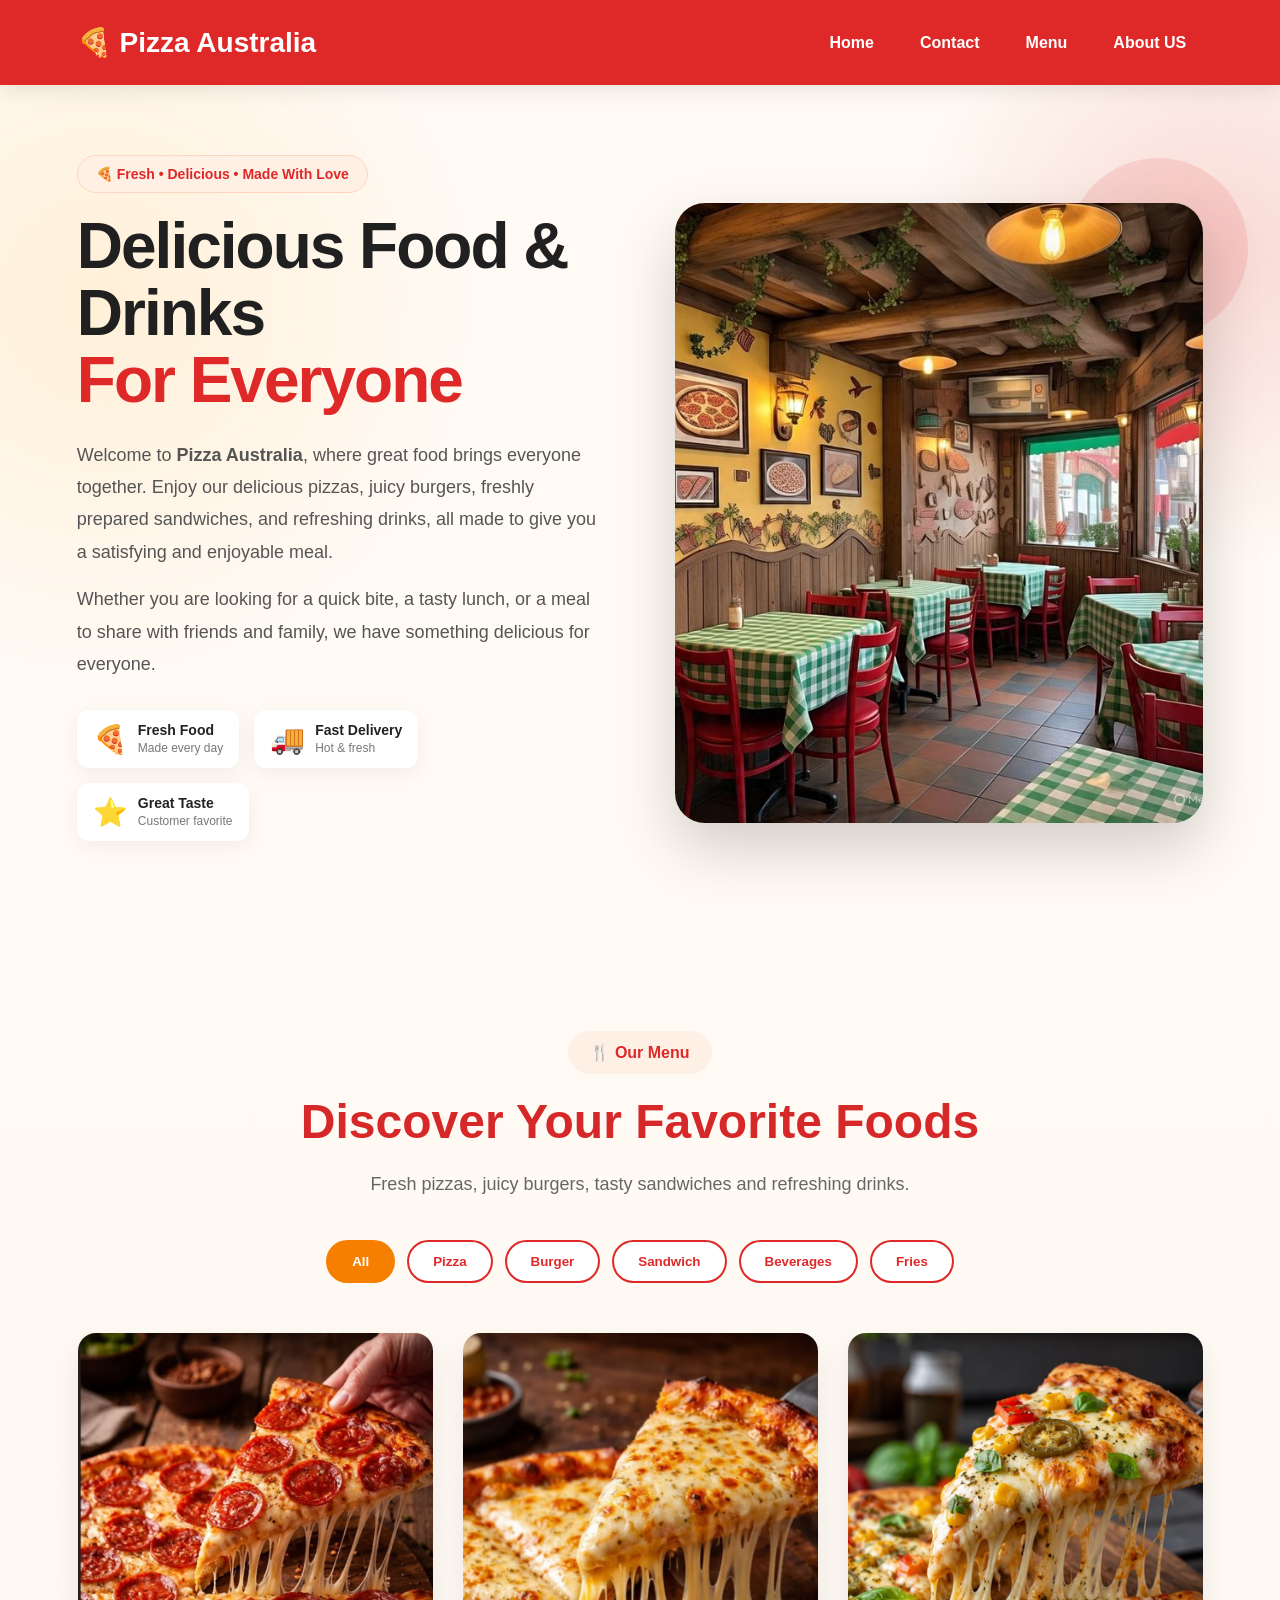
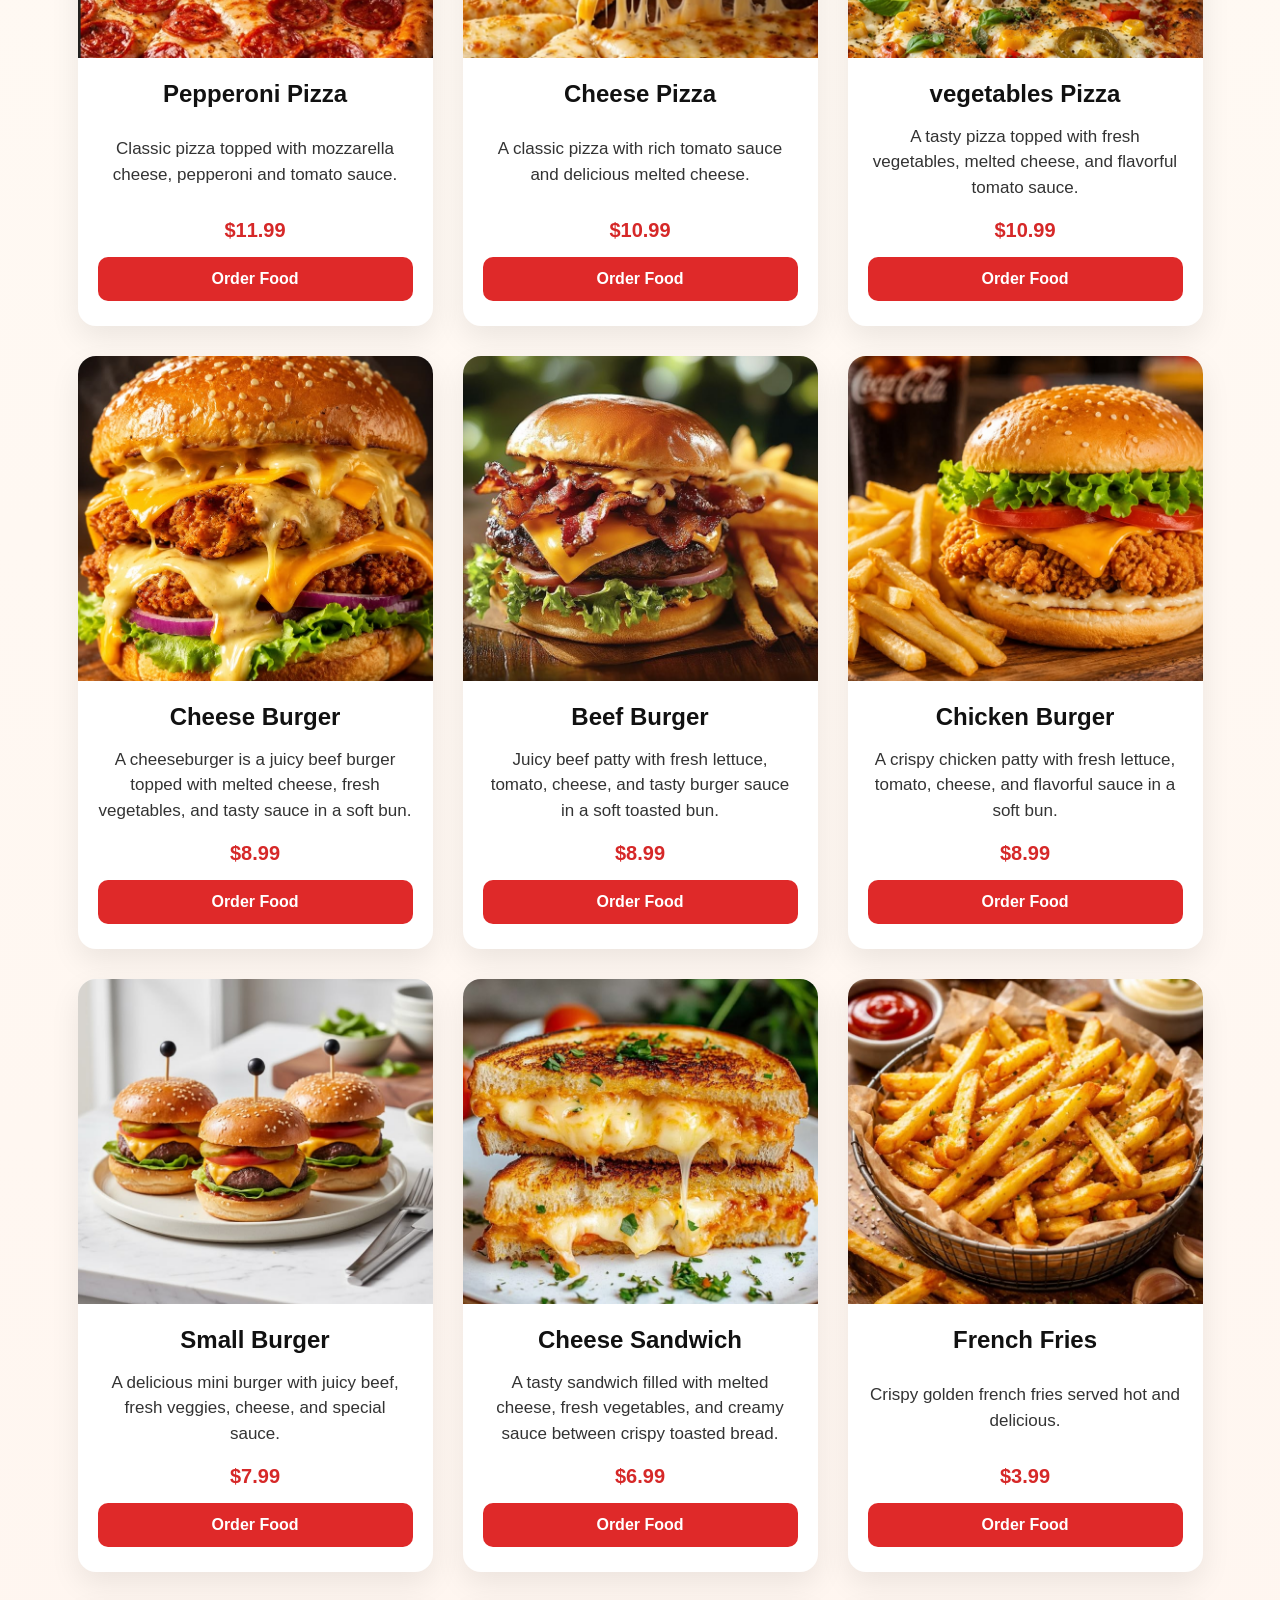
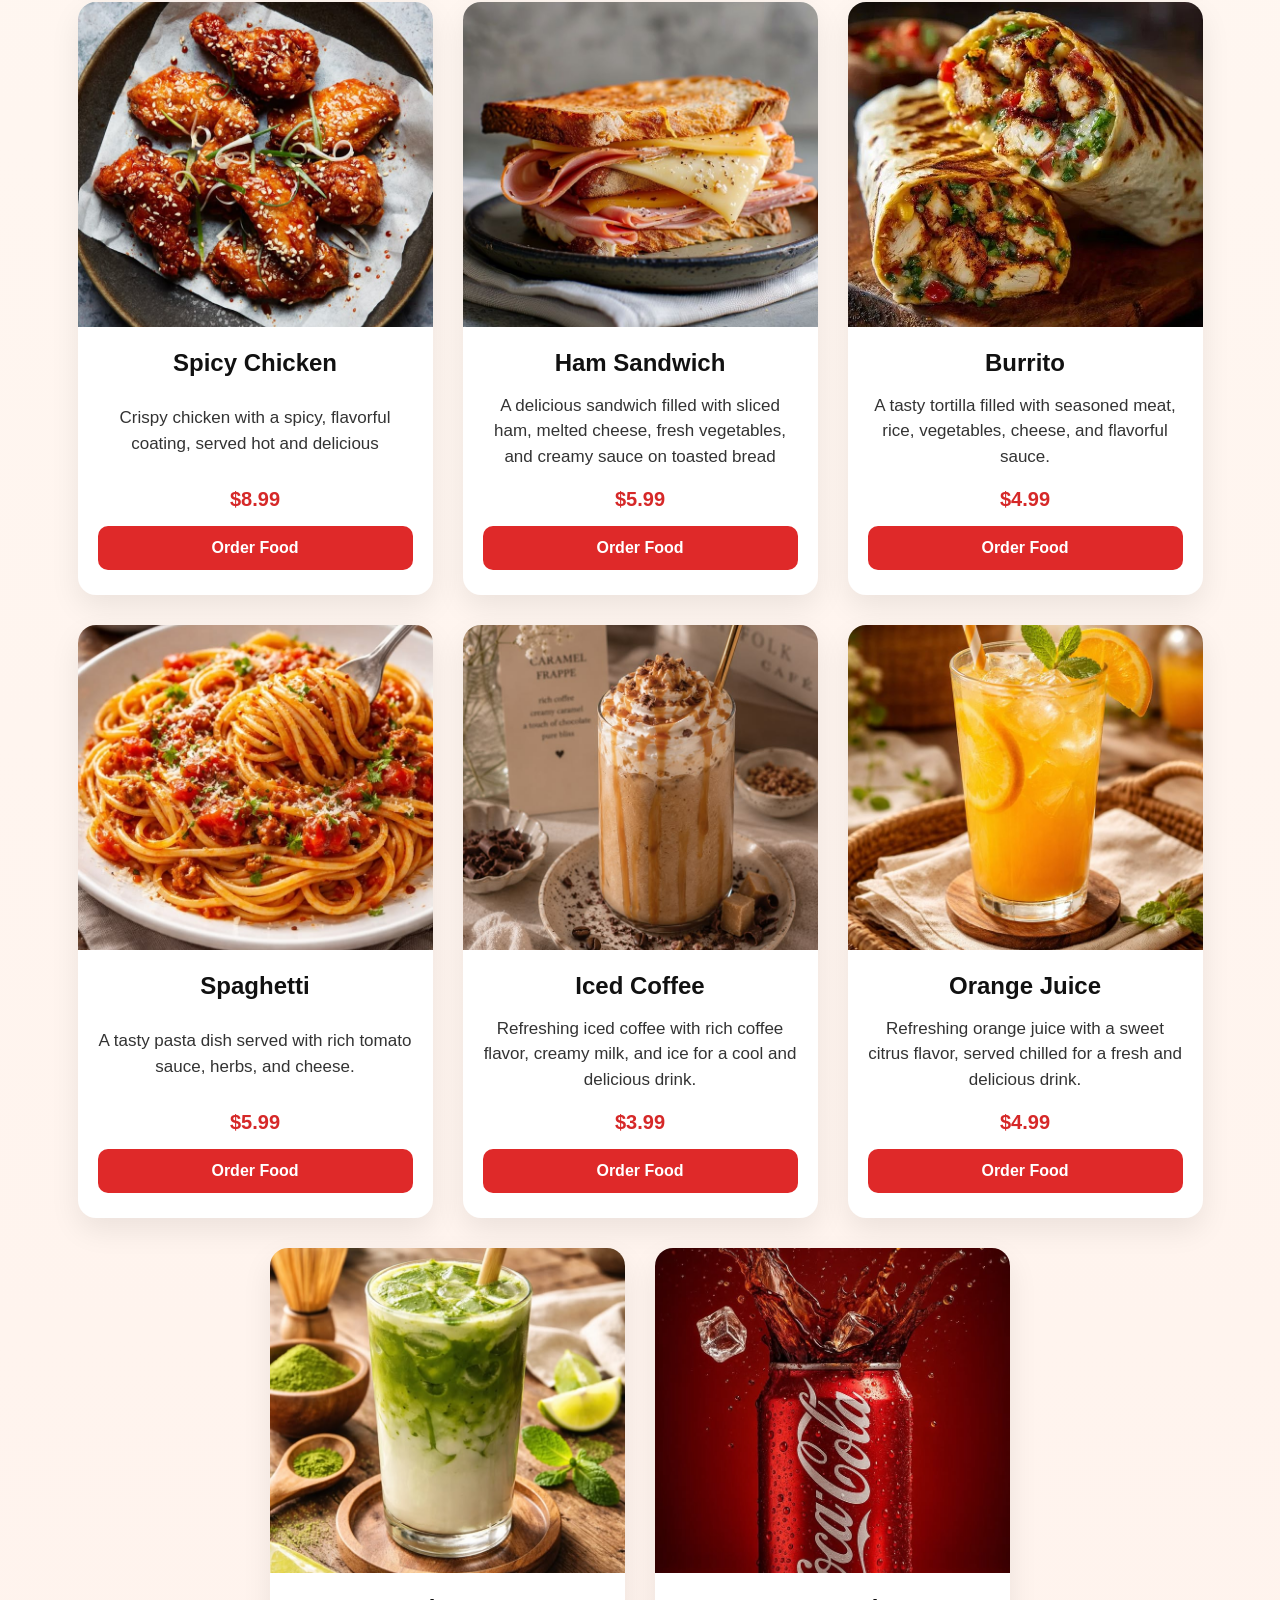
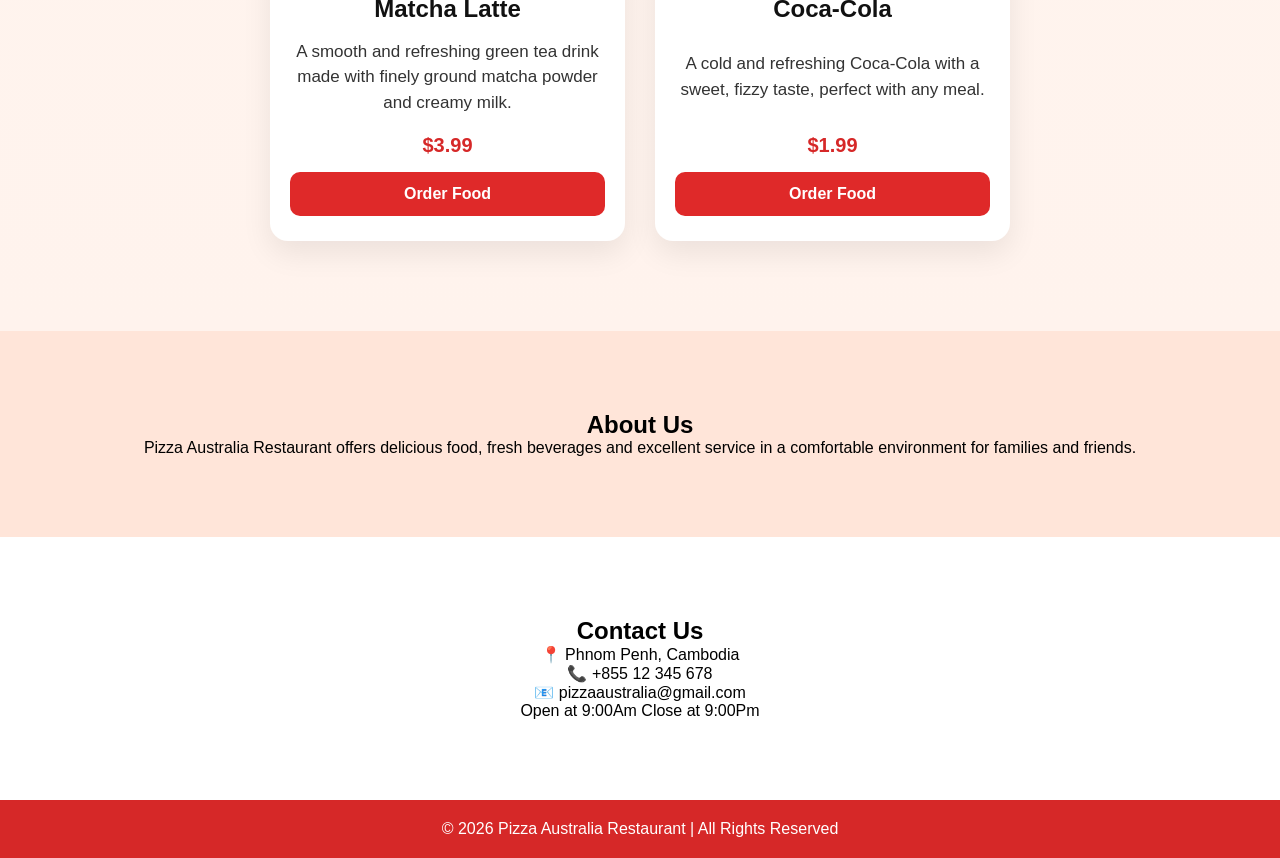
<file: index.html>
<!DOCTYPE html>
<html lang="en">
<head>
  <meta charset="UTF-8">
  <meta name="viewport" content="width=device-width, initial-scale=1.0">
  <title>Pizza Australia Restaurant</title>
  <style>
    *{
  margin:0;
  padding:0;
  box-sizing:border-box;
  scroll-behavior:smooth;
}

body{
  font-family:Arial,sans-serif;
  background:white;
}

@keyframes fadeUp{
  from{
    opacity:0;
    transform:translateY(40px);
  }

  to{
    opacity:1;
    transform:translateY(0);
  }
}

@keyframes pulse{
  0%{
    transform:scale(1);
  }

  50%{
    transform:scale(1.05);
  }

  100%{
    transform:scale(1);
  }
}
.navbar{
  display:flex;
  justify-content:space-between;
  align-items:center;
  padding:0px 6%;
  background:#df2929;
  position:sticky;
  top:0;
  z-index:1000;
  width: 100%;
  min-height: 85px;
  box-shadow: 0 4px 20px rgba(0, 0, 0,0.10);
}

.logo{
  color:white;
  font-size:28px;
  font-weight:800;
  display: flex;
  align-items: center;
  gap: 10px;
  text-decoration: none;
}
.logo span{
  font-size: 32px;
  transition: transform 0.3s ease;
}
.logo:hover span{
  transform: rotate(-12deg) scale(1.1);
}

.nav-links{
  display:flex;
  align-items: center;
  margin: 0;
  padding: 0;
  gap:12px;
  list-style:none;
}
.nav-links li{
  position: relative;
}

.nav-links a{
  color:white;
  text-decoration:none;
  font-weight:600;
  transition:all 0.3s ease;
  position: relative;
  display: inline-flex;
  align-items: center;
  justify-content: center;
  padding: 12px 17px;
  font-size: 16px;
  border-radius: 10px;
}

.nav-links a:hover{
  background: rgba(255,255,255,0.12);
}
.nav-links a:not(.order-btn)::after {
  content: "";
  position: absolute;
  width: 0;
  height: 3px;
  left: 50%;
  bottom: 4px;
  background: #ffd54f;
  border-radius: 10px;
  transform: translateX(-50%);
  transition: width 0.3s ease;
}
.nav-links a:not(.order-btn):hover::after,
.nav-links a.active:not(.order-btn)::after {
width: 45%;
}
.nav-links .order-btn {
  background: white;
  color: #df2929;
  padding: 12px 22px;
  margin: 0 5px;
  border-radius: 50px;
  font-weight: 700;
  box-shadow: 0 5px 15px rgba(0, 0, 0, 0.12);
}
.nav-links .order-btn:hover {
  color: #222;
  background: #ffd54f;
  transform: translateY(-2px);
  box-shadow: 0 8px 20px rgba(0, 0, 0, 0.17);
}
.nav-links a:active {
  transform: scale(0.95);
}
.contact-btn{
  background:#ffd60a;
  color:#222 !important;
  padding:10px 15px;
  border-radius:25px;
}

/* Hero */

.hero{
  display:flex;
  align-items:center;
  justify-content:space-between;
  gap:50px;
  padding:80px;
}

.hero-text{
  flex:1;
  animation:fadeUp 1s ease;
  font-size: 22px;
}

.hero-text h1{
  font-size:55px;
  color:#d62828;
  margin-bottom:20px;
}

.hero-text p{
  margin-bottom:20px;
  line-height:1.8;
}

.hero-image{
  flex:1;
}

.hero-image img{
  width:100%;
  border-radius:20px;
}

.btn{
  display:inline-block;
  background:#f77f00;
  padding:15px 30px;
  color:white;
  text-decoration:none;
  border-radius:10px;
  animation:pulse 2s infinite;
}

/* Menu */

.menu{

    padding:90px 6%;

    background:
    linear-gradient(
    180deg,
    #fffaf4 0%,
    #fff3ed 100%
    );

}
.menu-header{

    text-align:center;

    max-width:700px;

    margin:0 auto 40px;

}
.menu-badge{

    background:#fff0e6;

    color:#df2929;

    padding:12px 22px;

    border-radius:50px;

    font-size:16px;

    font-weight:700;

    display:inline-block;

    margin-bottom:20px;

}
.menu-header h2{

    font-size:48px;

    color:#202020;

    margin-bottom:15px;

}
.menu-header p{

    color:#666;

    line-height:1.7;

    font-size:18px;

}
.menu h2{
  color:#d62828;
  margin-bottom:20px;
}
.filter-buttons button:hover{

    background:#df2929;

    color:white;

}
.filter-buttons{

    display:flex;

    justify-content:center;

    flex-wrap:wrap;

    gap:12px;

    margin-bottom:50px;

}

.filter-buttons button{

    background:white;

    color:#df2929;

    border:2px solid #df2929;

    padding:12px 24px;

    border-radius:50px;

    font-weight:700;

    transition:.3s;

}


.filter-buttons button.active{

    background:#f77f00;

    border-color:#f77f00;

    color:white;

}
.cards{
  display:flex;
  flex-wrap:wrap;
  justify-content:center;
  gap:30px;
  align-items: stretch;
}

.card{
  width: 355px;
  background:white;
  border-radius:18px;
  overflow:hidden;
  box-shadow:0 12px 30px rgba(0,0,0,0.08);
  transition:0.3s;
  flex-direction: column;
  display: flex;

}

.card:hover{
  transform:translateY(-8px) ;
  box-shadow: 0 12px 25px rgba(0,0,0,0.18);
}

.card img{
  width:100%;
  height:325px;
  object-fit:cover;
  display: block;
}
.card-content{
  display: flex;
  flex-direction: column;
  flex: 1;
  padding: 22px 20px 25px;
  text-align: center;
}

.card h3{
  margin:15px 0;
  font-size: 24px;
  color: #111;
  margin: 0 0 15px;
}
.description{
  color:#333 !important;
  font-size: 17px;
  font-weight: normal !important;
  line-height: 1.5;
  margin: 0 auto 18px !important;
  min-height: 78px;
  display: flex;
  align-items: center;
  justify-content: center;
}
.price{
  color:#d62828 !important ;
  font-size: 20px;
  font-weight: bold !important;
  margin-top: auto !important;
  margin-bottom: 0 !important;
}

.card p{
  margin-bottom:20px;
  color:#d62828;
  font-weight:bold;
}
/* =========================
   WELCOME / HERO SECTION
========================= */

.welcome-section {
    position: relative;
    min-height: 730px;
    display: flex;
    align-items: center;
    padding: 70px 6%;
    overflow: hidden;
    background:
    radial-gradient(circle at 8% 25%, #fff0d8 0, transparent 28%),
    radial-gradient(circle at 95% 20%, #f8d8d4 0, transparent 22%),
    #fffaf4;
}


/* Main layout */
.welcome-content {
    width: 100%;
    max-width: 1500px;
    margin: auto;
    display: grid;
    grid-template-columns: 1fr 1fr;
    align-items: center;
    gap: 70px;
}


/* =========================
   LEFT CONTENT
========================= */

.welcome-text {
    max-width: 680px;
}


/* Small badge */
.welcome-badge {
    display: inline-block;
    background: #fff0e6;
    color: #df2929;
    padding: 10px 18px;
    border-radius: 50px;
    font-size: 14px;
    font-weight: 700;
    margin-bottom: 20px;
    border: 1px solid #ffd5c2;
}


/* Main heading */
.welcome-text h1 {
    margin: 0 0 24px;
    color: #202020;
    font-size: clamp(45px, 5vw, 72px);
    line-height: 1.05;
    font-weight: 800;
    letter-spacing: -2px;
}


/* Red second line */
.welcome-text h1 span {
    display: block;
    color: #df2929;
}


/* Description */
.welcome-text p {
    color: #555;
    font-size: 18px;
    line-height: 1.8;
    margin-bottom: 15px;
}


/* =========================
   FOOD FEATURES
========================= */

.food-features {
    display: flex;
    gap: 15px;
    margin: 30px 0;
    flex-wrap: wrap;
}


.feature {
    display: flex;
    align-items: center;
    gap: 10px;

    background: white;
    padding: 12px 16px;
    border-radius: 12px;

    box-shadow: 0 5px 20px rgba(0, 0, 0, 0.06);

    transition: 0.3s ease;
}


.feature:hover {
    transform: translateY(-5px);
    box-shadow: 0 10px 25px rgba(223, 41, 41, 0.12);
}


.feature > span {
    font-size: 28px;
}


.feature h4 {
    margin: 0;
    font-size: 14px;
    color: #222;
}


.feature small {
    color: #777;
    font-size: 12px;
}


/* =========================
   BUTTONS
========================= */

.welcome-buttons {
    display: flex;
    align-items: center;
    gap: 15px;
    margin-top: 30px;
}


.btn-menu,
.btn-order {
    text-decoration: none;
    padding: 15px 28px;
    border-radius: 50px;
    font-size: 15px;
    font-weight: 700;
    transition: 0.3s ease;
}


/* Red button */
.btn-menu {
    background: #df2929;
    color: white;
    box-shadow: 0 8px 20px rgba(223, 41, 41, 0.25);
}


.btn-menu span {
    margin-left: 8px;
    transition: 0.3s;
}


.btn-menu:hover {
    background: #bd1e1e;
    transform: translateY(-3px);
    box-shadow: 0 12px 25px rgba(223, 41, 41, 0.35);
}


.btn-menu:hover span {
    margin-left: 13px;
}


/* White button */
.btn-order {
    color: #df2929;
    background: white;
    border: 2px solid #df2929;
}


.btn-order:hover {
    background: #df2929;
    color: white;
    transform: translateY(-3px);
}


/* =========================
   RIGHT IMAGE
========================= */

.welcome-image {
    position: relative;
}


.welcome-image img {
    width: 100%;
    height: 620px;
    object-fit: cover;

    border-radius: 30px;

    display: block;

    box-shadow:
        0 25px 60px rgba(0, 0, 0, 0.18);

    transition:
        transform 0.5s ease,
        box-shadow 0.5s ease;
}


.welcome-image:hover img {
    transform: scale(1.015);

    box-shadow:
        0 30px 70px rgba(0, 0, 0, 0.23);
}


/* Decorative red shape */
.welcome-image::before {
    content: "";
    position: absolute;

    width: 180px;
    height: 180px;

    background: #df2929;

    border-radius: 50%;

    right: -45px;
    top: -45px;

    z-index: 0;

    opacity: 0.12;
}


.welcome-image img {
    position: relative;
    z-index: 1;
}


/* Floating badge */
.image-badge {
    position: absolute;
    z-index: 2;

    left: -35px;
    bottom: 35px;

    background: white;

    padding: 14px 20px;

    border-radius: 15px;

    display: flex;
    align-items: center;
    gap: 10px;

    box-shadow:
        0 10px 30px rgba(0, 0, 0, 0.15);
}


.image-badge > span {
    font-size: 28px;
}


.image-badge strong {
    display: block;
    color: #222;
    font-size: 14px;
}


.image-badge small {
    color: #777;
}


/* =========================
   ANIMATION
========================= */

.welcome-text {
    animation: slideFromLeft 0.8s ease;
}


.welcome-image {
    animation: slideFromRight 0.8s ease;
}


@keyframes slideFromLeft {

    from {
        opacity: 0;
        transform: translateX(-40px);
    }

    to {
        opacity: 1;
        transform: translateX(0);
    }
}


@keyframes slideFromRight {

    from {
        opacity: 0;
        transform: translateX(40px);
    }

    to {
        opacity: 1;
        transform: translateX(0);
    }
}


/* =========================
   TABLET
========================= */

@media (max-width: 1000px) {

    .welcome-section {
        padding: 50px 5%;
    }

    .welcome-content {
        grid-template-columns: 1fr;
        gap: 45px;
    }

    .welcome-text {
        max-width: 800px;
    }

    .welcome-text h1 {
        font-size: 55px;
    }

    .welcome-image img {
        height: 500px;
    }

    .image-badge {
        left: 20px;
    }
}


/* =========================
   MOBILE
========================= */

@media (max-width: 600px) {

    .welcome-section {
        padding: 38px 6% 35px;
        min-height: calc(100vh - 100px);
        background: 
          radial-gradient(circle at 8% 25%, #fff0d8 0, transparent 28%),
          radial-gradient(circle at 95% 20%,) #f8d8d4 0, transparent 22%,
          #fffaf4;
        overflow: hidden;
  
    }

    .welcome-content {
      width: 100%;
      max-width: 1500px;
      margin: 0 auto;
      display: grid;
      grid-template-columns: 1fr 0.95fr;
      align-items: center;  
      gap: 65px;
    }

    .welcome-badge {
        font-size: 12px;
        display: inline-block;
        margin-bottom: 28px;
        padding: 9px 20px;
        background: #fff7f2;
        color: #df2929;
        border: 1px solid #ffc8b7;
        border-radius: 50px;
        font-size: 14px;
        font-weight: 700;
    }

    .welcome-text h1 {
        margin: 0 0 25px;
        color: #1d1d1d;
        font-size: clamp(50px, 5vw, 72px);
        line-height: 1.05;
        font-weight: 800;
        letter-spacing: -2px;
    }
    .welcome-text h1 span {
    display: block;
    color: #e52a2a;
    margin-top: 5px;
    }
    .welcome-text p {
        max-width: 700px;
        margin: 0 0 16px;
        color: #4d4d4d;
        font-size: 17px;
        line-height: 1.8;
    }

    .food-features {
        display: flex;
        align-items: center;
        gap: 15px;
        margin-top: 30px;
    }
    .feature {
      min-width: 175px;
      display: flex;
      align-items: center;
      gap: 12px;
      padding: 12px 17px;
      background: #ffffff;
      border-radius: 13px;
      box-shadow:
      0 8px 25px rgba(0, 0, 0, 0.05);
      transition: 0.3s ease;
    }
    .feature:hover {
      transform: translateY(-5px);
      box-shadow:
      0 12px 30px rgba(223, 41, 41, 0.12);
    }
    .welcome-buttons {
        flex-direction: column;
        align-items: stretch;
    }

    .btn-menu,
    .btn-order {
        text-align: center;
    }

    .welcome-image img {
        height: 370px;
        border-radius: 20px;
    }

    .image-badge {
        left: 15px;
        right: 15px;
        bottom: 15px;
    }
}

/* Order */



.order h2{
  color:#d62828;
  margin-bottom:20px;
}



#orderForm input,
#orderForm select{
  padding:12px;
  border:1px solid #ccc;
  border-radius:8px;
}

#orderForm button{
  padding:15px;
  background:#d62828;
  color:white;
  border:none;
  border-radius:8px;
  cursor:pointer;
}
/* About */
.about{
  padding:80px;
  text-align:center;
  background:#ffe5d9;
}

/* Contact */

.contact{
  padding:80px;
  text-align:center;
}

/* Footer */

footer{
  background:#d62828;
  color:white;
  text-align:center;
  padding:20px;
}
.card-order-btn {
    margin-top: 15px;
    width: 100%;
    padding: 13px 18px;

    border: none;
    border-radius: 10px;

    background: #df2929;
    color: white;

    font-size: 16px;
    font-weight: 700;

    cursor: pointer;
    transition: 0.3s ease;
}

.card-order-btn:hover {
    background: #b91f1f;
    transform: translateY(-2px);
}



.card-order-btn:active{
    transform:scale(0.97);
}

/* Responsive */

@media (max-width: 600px) {

    .welcome-section {
        padding: 35px 20px;
        min-height: auto;
    }

    .welcome-content {
        grid-template-columns: 1fr;
        gap: 35px;
    }

    .welcome-text h1 {
        font-size: 42px;
        line-height: 1.08;
        letter-spacing: -1px;
    }

    .welcome-text p {
        font-size: 16px;
        line-height: 1.7;
    }

    .food-features {
        flex-direction: column;
        align-items: stretch;
    }

    .feature {
        width: 100%;
        min-width: 0;
    }

    .welcome-image img {
        height: 370px;
        border-radius: 20px;
    }
}


  </style>
</head>
<body>

  <!-- Navbar -->
<nav class="navbar">
  <div class="logo">🍕 Pizza Australia</div>
      <ul class="nav-links">
        <li>
          <a href="#home">Home</a>
        </li>
        <li>
          <a href="#contact">Contact</a>
        </li>
        <li>
          <a href="#menu">Menu</a>
        </li>
        <li>
          <a href="#about">About US</a>
        </li>
      </ul>
</nav>

<section class="welcome-section" id="home">

    <div class="welcome-content">

        <div class="welcome-text">

            <span class="welcome-badge">🍕 Fresh • Delicious • Made With Love</span>

            <h1>
                Delicious Food & Drinks
                <span>For Everyone</span>
            </h1>

            <p>
                Welcome to <strong>Pizza Australia</strong>, where great food
                brings everyone together. Enjoy our delicious pizzas, juicy
                burgers, freshly prepared sandwiches, and refreshing drinks,
                all made to give you a satisfying and enjoyable meal.
            </p>

            <p>
                Whether you are looking for a quick bite, a tasty lunch,
                or a meal to share with friends and family, we have
                something delicious for everyone.
            </p>

            <!-- Small features -->
            <div class="food-features">

                <div class="feature">
                    <span>🍕</span>
                    <div>
                        <h4>Fresh Food</h4>
                        <small>Made every day</small>
                    </div>
                </div>

                <div class="feature">
                    <span>🚚</span>
                    <div>
                        <h4>Fast Delivery</h4>
                        <small>Hot & fresh</small>
                    </div>
                </div>

                <div class="feature">
                    <span>⭐</span>
                    <div>
                        <h4>Great Taste</h4>
                        <small>Customer favorite</small>
                    </div>
                </div>

            </div>

            
        </div>


        <!-- Restaurant image -->
        <div class="welcome-image">

            <img src="images/1.jpg">


        </div>

    </div>

</section>

  <!-- Menu -->
  <section class="menu" id="menu">

    <div class="menu-header">

    <span class="menu-badge">
        🍴 Our Menu
    </span>

    <h2>
        Discover Your
        Favorite Foods
    </h2>

    <p>
        Fresh pizzas, juicy burgers,
        tasty sandwiches and refreshing drinks.
    </p>

</div>

    <div class="filter-buttons">
      <button class="active" onclick="filterMenu('all',this)">All</button>
      <button onclick="filterMenu('pizza',this)">Pizza</button>
      <button onclick="filterMenu('burger',this)">Burger</button>
      <button onclick="filterMenu('sandwich',this)">Sandwich</button>
      <button onclick="filterMenu('drink',this)">Beverages</button>
      <button onclick="filterMenu('fries',this)">Fries</button>
    </div>
    <div class="cards">

      <div class="card pizza">
        <img src="images/peperroni.png">
        <div class="card-content">
          <h3>Pepperoni Pizza</h3>
          <p class="description">
          Classic pizza topped with mozzarella cheese,
          pepperoni and tomato sauce.
          </p>
          <p class="price">$11.99</p>
          <button class="card-order-btn"
            onclick="orderFood(1)">Order Food
          </button>
        </div>
      </div>

      <div class="card pizza">
        <img src="images/chees p.png">
        <div class="card-content">
          <h3>Cheese Pizza</h3>
          <p class="description">
            A classic pizza with rich tomato sauce and delicious melted cheese.</p>
          <p class="price">$10.99</p>
          <button class="card-order-btn"
            onclick="orderFood(2)">Order Food
          </button>
        </div>
      </div>
      <div class="card pizza">
        <img src="images/vegan.png">
        <div class="card-content">
          <h3>vegetables Pizza</h3>
          <p class="description">
            A tasty pizza topped with fresh vegetables, melted cheese, and flavorful tomato sauce.
          </p>
          <p class="price">$10.99</p>
          <button class="card-order-btn"
            onclick="orderFood(3)">Order Food
          </button>
        </div>
      </div>
      <div class="card burger">
        <img src="images/chees bu.jpg">
        <div class="card-content">
          <h3>Cheese Burger</h3>
          <p class="description">
            A cheeseburger is a juicy beef burger topped with melted cheese, fresh vegetables, and tasty sauce in a soft bun.
          </p>
          <p class="price">$8.99</p>
          <button class="card-order-btn"
            onclick="orderFood(4)">Order Food
          </button>
        </div>
      </div>
      <div class="card burger">
        <img src="images/beef bur.jpg">
        <div class="card-content">
          <h3>Beef Burger</h3>
          <p class="description">
            Juicy beef patty with fresh lettuce, tomato, cheese, and tasty burger sauce in a soft toasted bun. 
          </p>
          <p class="price">$8.99</p>
          <button class="card-order-btn"
            onclick="orderFood(5)">Order Food
          </button>
        </div>
      </div>
      <div class="card burger">
        <img src="images/chicken bur.jpg">
        <div class="card-content">
          <h3>Chicken Burger</h3>
          <p class="description">
            A crispy chicken patty with fresh lettuce, tomato, cheese, and flavorful sauce in a soft bun.
          </p>
          <p class="price">$8.99</p>
          <button class="card-order-btn"
            onclick="orderFood(6)">Order Food
          </button>
        </div>
      </div>

      <div class="card burger">
        <img src="images/small.jpg">
        <div class="card-content">
          <h3>Small Burger</h3>
          <p class="description">
          A delicious mini burger with juicy beef, fresh veggies, cheese, and special sauce.
          </p>
          <p class="price">$7.99</p>
          <button class="card-order-btn"
            onclick="orderFood(7)">Order Food
          </button>
        </div>
      </div>
      <div class="card sandwich">
        <img src="images/cheese sand.jpg">
        <div class="card-content">
          <h3>Cheese Sandwich</h3>
          <p class="description">
            A tasty sandwich filled with melted cheese, fresh vegetables, and creamy sauce between crispy toasted bread.
          </p>
          <p class="price">$6.99</p>
          <button class="card-order-btn"
            onclick="orderFood(9)">Order Food
          </button>
        </div>
      </div>
      <div class="card fries">
        <img src="images/fre.jpg">
        <div class="card-content">
            <h3>French Fries</h3>
            <p class="description">
                Crispy golden french fries served hot and delicious.
            </p>
            <p class="price">$3.99</p>
            <button
                class="card-order-btn"
                onclick="orderFood(17)">
                Order Food
            </button>
        </div>
    </div>
      <div class="card fries">
        <img src="images/spicy.jpg">
        <div class="card-content">
          <h3>Spicy Chicken</h3>
          <p class="description">
            Crispy chicken with a spicy, flavorful coating, served hot and delicious
          </p>
          <p class="price">$8.99</p>
          <button class="card-order-btn"
            onclick="orderFood(12)">Order Food
          </button>
        </div>
      </div>

      <div class="card sandwich">
        <img src="images/ham sand.jpg">
        <div class="card-content">
          <h3>Ham Sandwich</h3>
          <p class="description">
            A delicious sandwich filled with sliced ham, melted cheese, fresh vegetables, and creamy sauce on toasted bread
          </p>
          <p class="price">$5.99</p>
          <button class="card-order-btn"
            onclick="orderFood(8)">Order Food
          </button>
        </div>
      </div>
      <div class="card sandwich">
        <img src="images/borito.jpg">
        <div class="card-content">
          <h3>Burrito</h3>
          <p class="description">
            A tasty tortilla filled with seasoned meat, rice, vegetables, cheese, and flavorful sauce.
          </p>
          <p class="price">$4.99</p>
          <button class="card-order-btn"
            onclick="orderFood(11)">Order Food
          </button>
        </div>
      </div>
      <div class="card sandwich">
        <img src="images/spa.jpg">
        <div class="card-content">
          <h3>Spaghetti</h3>
          <p class="description">
            A tasty pasta dish served with rich tomato sauce, herbs, and cheese.
          </p>
          <p class="price">$5.99</p>
          <button class="card-order-btn"
            onclick="orderFood(10)">Order Food
          </button>
        </div>
      </div>
      <div class="card drink">
        <img src="images/ice coffee.jpg" >
        <div class="card-content">
          <h3>Iced Coffee</h3>
          <p class="description">
            Refreshing iced coffee with rich coffee flavor, creamy milk, and ice for a cool and delicious drink.
          </p>
          <p class="price">$3.99</p>
          <button class="card-order-btn"
            onclick="orderFood(15)">Order Food
          </button>
        </div>
      </div>

      <div class="card drink">
        <img src="images/orange.jpg">
        <div class="card-content">
          <h3>Orange Juice</h3>
          <p class="description">
            Refreshing orange juice with a sweet citrus flavor, served chilled for a fresh and delicious drink.
          </p>
          <p class="price">$4.99</p>
          <button class="card-order-btn"
            onclick="orderFood(14)">Order Food
          </button>
        </div>
      </div>
      <div class="card drink">
        <img src="images/Macha.jpg">
        <div class="card-content">
          <h3>Matcha Latte</h3>
          <p class="description">
            A smooth and refreshing green tea drink made with finely ground matcha powder and creamy milk.</p> 
          <p class="price">$3.99</p>
          <button class="card-order-btn"
            onclick="orderFood(16)">Order Food
          </button>
        </div>
      </div>
      <div class="card drink">
        <img src="images/coca.jpg">
        <div class="card-content">
          <h3>Coca-Cola</h3>
          <p class="description">
            A cold and refreshing Coca-Cola with a sweet, fizzy taste, perfect with any meal.
          </p>
          <p class="price">$1.99</p>
          <button class="card-order-btn"
            onclick="orderFood(13)">Order Food
          </button>
        </div>
      </div>
    </div>

  </section>
  <!-- About -->
  <section class="about" id="about">
    <h2>About Us</h2>

    <p>
      Pizza Australia Restaurant offers delicious food,
      fresh beverages and excellent service in a comfortable
      environment for families and friends.
    </p>
  </section>

  <!-- Contact -->

  <section class="contact" id="contact">

    <h2>Contact Us</h2>

    <p>📍 Phnom Penh, Cambodia</p>
    <p>📞 +855 12 345 678</p>
    <p>📧 pizzaaustralia@gmail.com</p>
    <p>Open at 9:00Am Close at 9:00Pm</p>
    

  </section>

  <footer>
    <p>© 2026 Pizza Australia Restaurant | All Rights Reserved</p>
  </footer>

<script>
function filterMenu(category, button){

    const cards =
    document.querySelectorAll(".card");

    const buttons =
    document.querySelectorAll(
        ".filter-buttons button"
    );

    buttons.forEach(btn=>{
        btn.classList.remove("active");
    });

    button.classList.add("active");

    cards.forEach(card=>{

        if(category === "all"){
            card.style.display = "block";
        }
        else if(card.classList.contains(category)){
            card.style.display = "block";
        }
        else{
            card.style.display = "none";
        }

    });
}
function orderFood(id){

    localStorage.setItem("productId", id);

    window.location.href =
    "pages/food-detail.html";
}
</script>
</body>
</html>
</file>
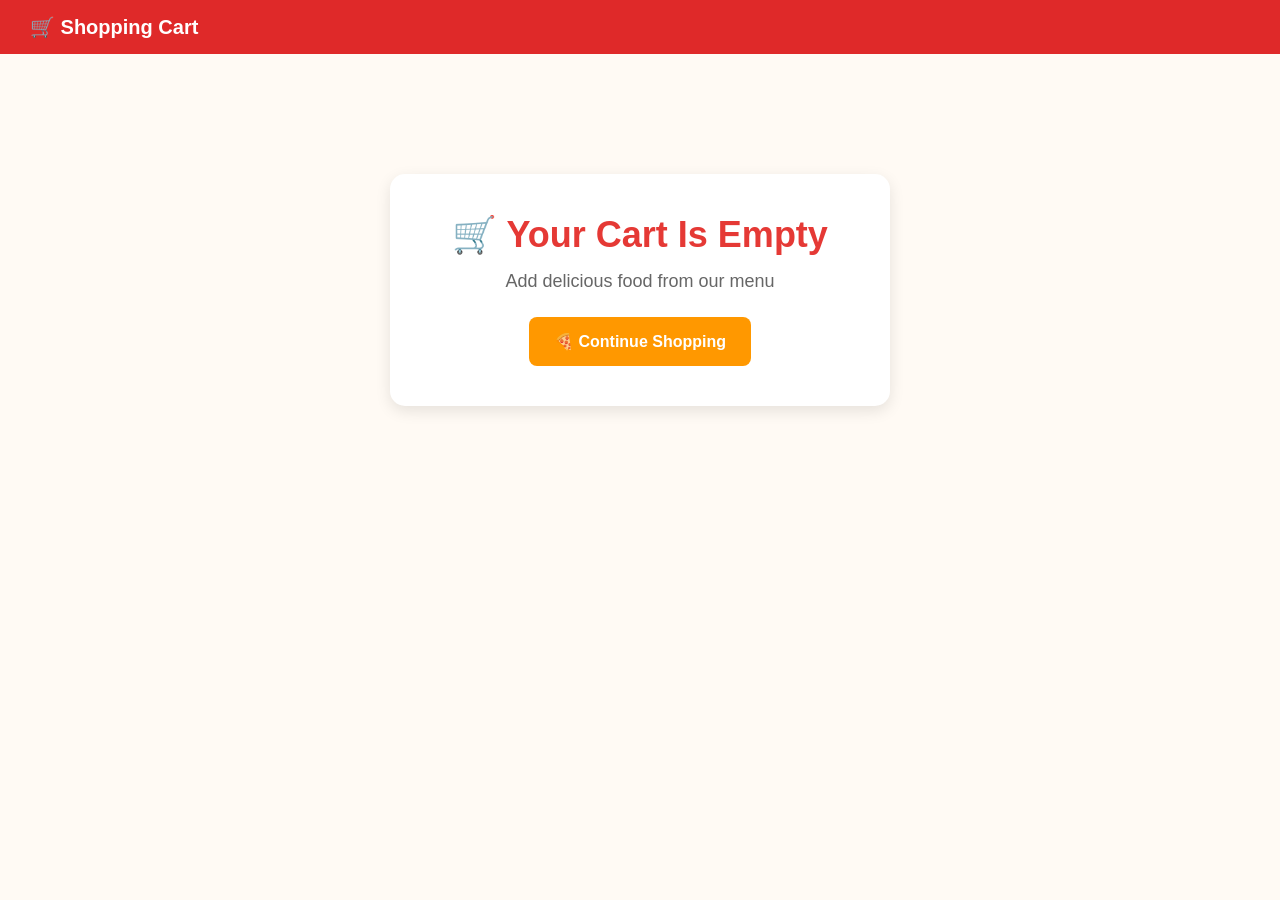
<file: pages/cart.html>
<!DOCTYPE html>
<html lang="en">
<head>
    <meta charset="UTF-8">
    <meta name="viewport" content="width=device-width, initial-scale=1.0">
    <title>Cart</title>
    <link rel="stylesheet" href="../css/cart.css">
</head>
<body>
<nav class="navbar">
    <h2>🛒 Shopping Cart</h2>
</nav>
<div class="container">
    <div id="cartItem"></div>
</div>
<script src="../js/cart.js"></script>

</body>
</html>
</file>
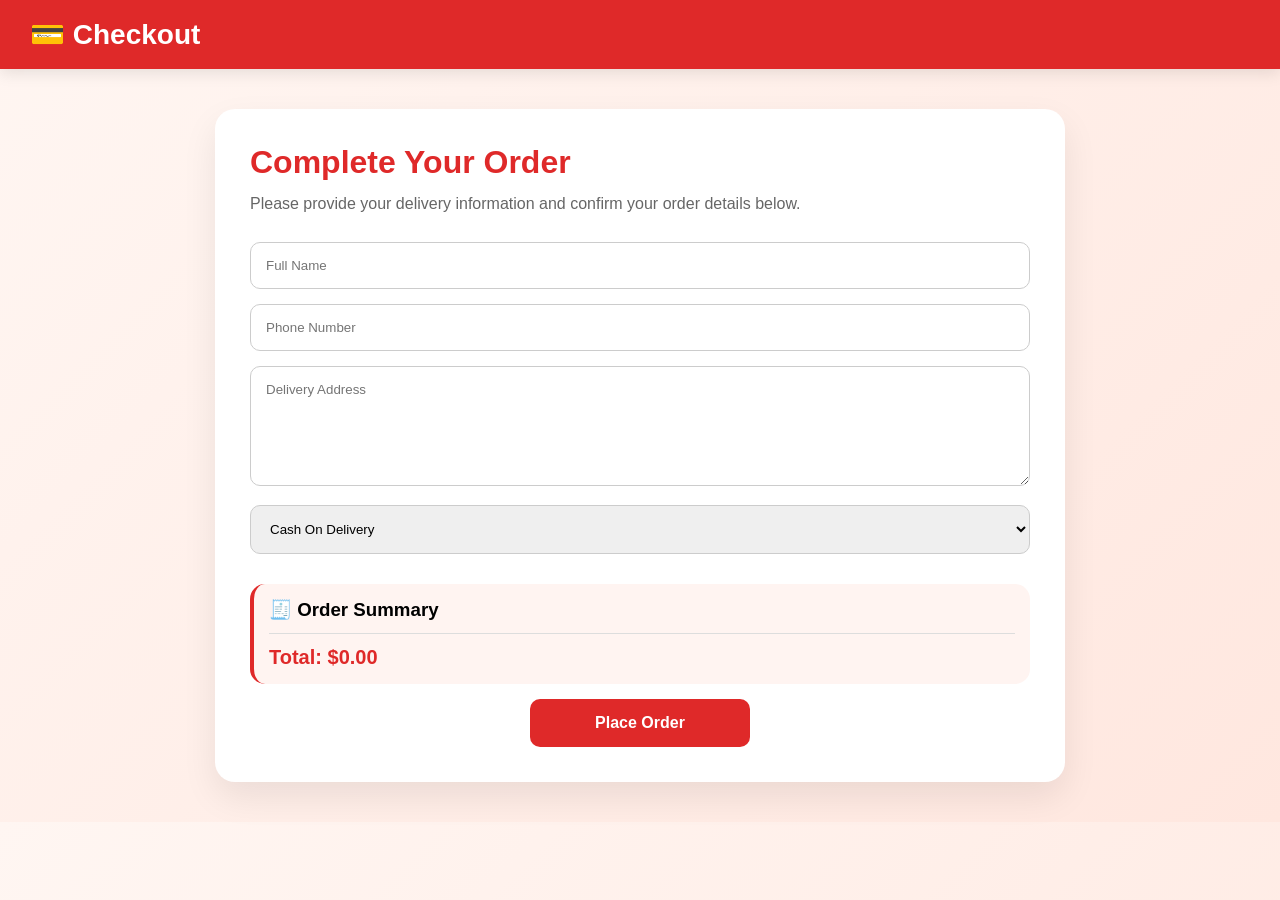
<file: pages/checkout.html>
<!DOCTYPE html>
<html>
<head>
    <title>Checkout</title>
    <link rel="stylesheet" href="../css/checkout.css">
</head>
<body>

<nav class="navbar">
    <h2>💳 Checkout</h2>
</nav>

<div class="container">

    <h1>Complete Your Order</h1>
    <p class="checkout-text">
    Please provide your delivery information and
    confirm your order details below.
    </p>
    <input
        type="text"
        id="customerName"
        placeholder="Full Name"
    >

    <input
        type="text"
        id="phone"
        placeholder="Phone Number"
    >

    <textarea
        id="address"
        placeholder="Delivery Address"
    ></textarea>

    <select id="paymentMethod">
        <option>Cash On Delivery</option>
        <option>ABA KHQR</option>
    </select>

    <div class="summary-box">

        <h3>🧾 Order Summary</h3>

        <div id="summaryData"></div>

    </div>

    <button id="placeOrderBtn">
        Place Order
    </button>

</div>

<script src="../js/checkout.js"></script>

</body>
</html>
</file>
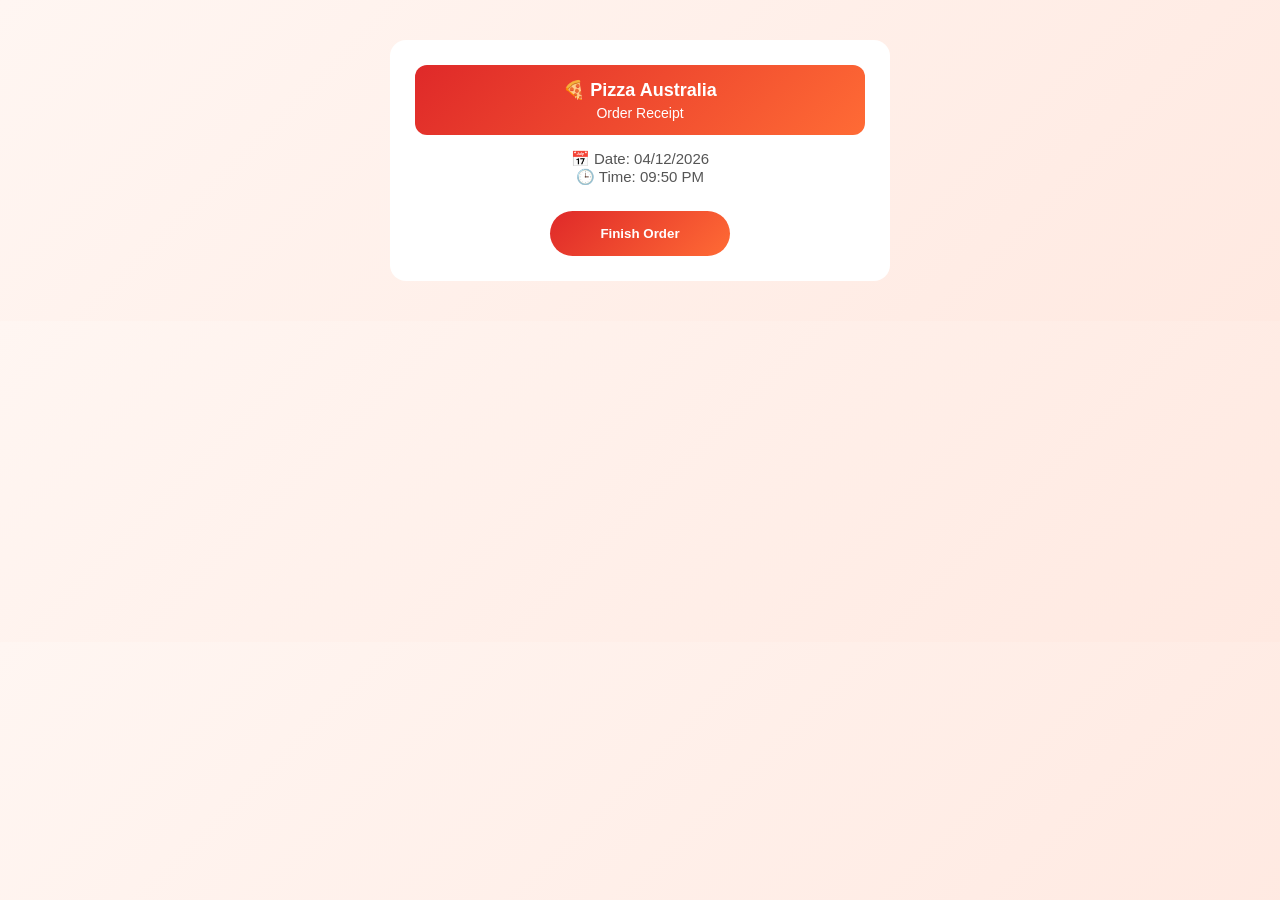
<file: pages/invoice.html>
<!DOCTYPE html>
<html>
<head>
    <title>Invoice</title>
    <link rel="stylesheet" href="../css/invoice.css">
</head>
<body>

<div class="invoice">
    <div class="receipt-header">
        <h1>🍕 Pizza Australia</h1>

        <p>Order Receipt</p>
    </div>
        
    <p id="invoiceDate"></p>

    <p id="invoiceTime"></p>

    <div id="invoiceData"></div>

    <button id="finishBtn">
        Finish Order
    </button>

</div>

<script src="../js/invoice.js"></script>

</body>
</html>
</file>
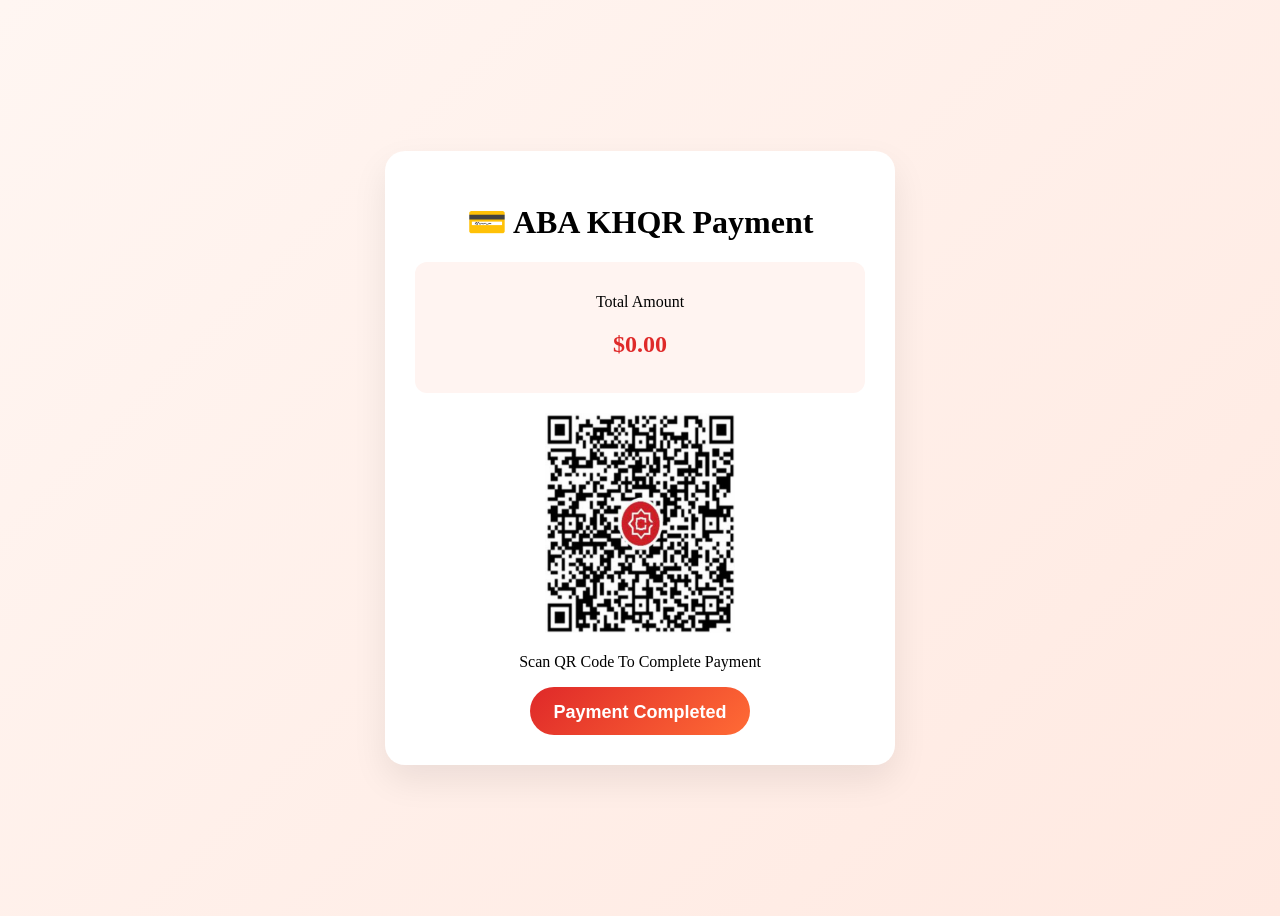
<file: pages/payment.html>
<!DOCTYPE html>
<html>
<head>
    <title>Payment</title>
    <link rel="stylesheet" href="../css/payment.css">
</head>
<body>

<div class="payment-card">

    <h1>💳 ABA KHQR Payment</h1>

    <div class="amount-box">

        <p>Total Amount</p>

        <h2 id="totalPrice">
            $20.98
        </h2>

    </div>

    <img
        src="../images/qr.png"
        class="qr-image"
    >

    <p class="scan-text">
        Scan QR Code To Complete Payment
    </p>

    <button id="successBtn">
        Payment Completed
    </button>

</div>

<script src="../js/payment.js"></script>

</body>
</html>
</file>
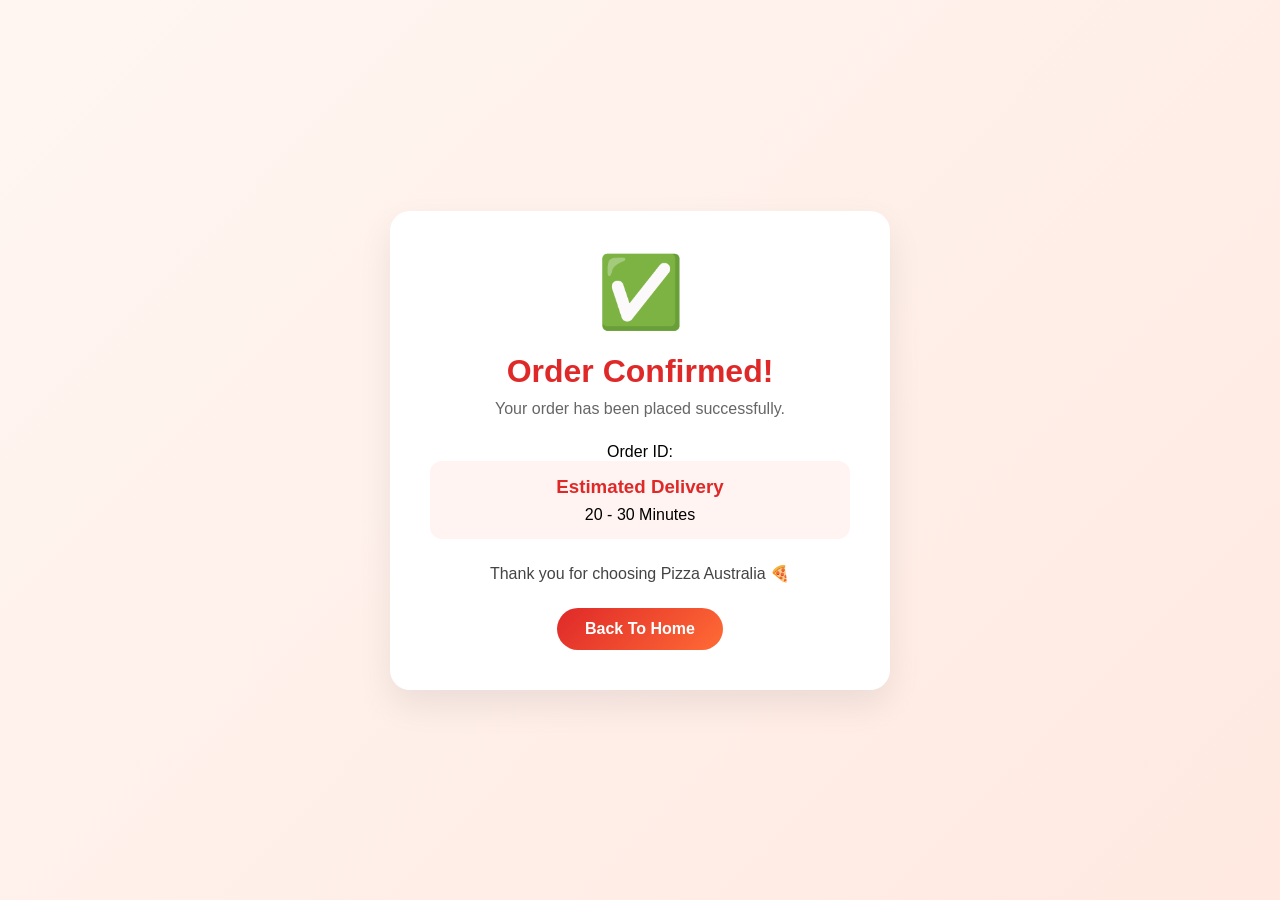
<file: pages/success.html>
<!DOCTYPE html>
<html>
<head>
    <title>Order Success</title>

    <link rel="stylesheet"
    href="../css/success.css">
</head>
<body>

<div class="success-card">

    <div class="icon">
        ✅
    </div>

    <h1>Order Confirmed!</h1>

    <p class="success-text">
        Your order has been placed
        successfully.
    </p>

    <p class="order-id">
        Order ID: <span id="orderId"></span>
    </p>

    <div class="delivery-box">

        <h3>
            Estimated Delivery
        </h3>

        <p>
            20 - 30 Minutes
        </p>

    </div>

    <p class="thank-you">
        Thank you for choosing
        Pizza Australia 🍕
    </p>

    <a href="../index.html"
    class="home-btn">

        Back To Home

    </a>

</div>

</body>
</html>
</file>
<file: css/cart.css>
*{
    margin:0;
    padding:0;
    box-sizing:border-box;
    font-family:Arial,sans-serif;
}

body{
    background:#fffaf4;
}

.navbar{
    background:#df2929;
    color:white;
    padding:15px 30px;
}
.navbar h2{
    font-size:20px;
}
.container{
    max-width:1000px;
    margin:40px auto;
    padding:20px;
}

.grand-total{

    background:white;

    padding:15px 30px;

    border-radius:15px;

    margin:20px 0;

    border-left:5px solid #df2929;

}

.cart-footer{

    margin-top:20px;

    padding-top:20px;

}
.cart-footer h3{

    font-size:28px;

    color:#df2929;

    margin-bottom:20px;

}
.action-buttons{

    display:flex;

    gap:15px;

}
.action-buttons button{

    flex:1;

    height:50px;

    border:none;

    border-radius:10px;

    font-size:17px;

    font-weight:bold;

    cursor:pointer;

}
.action-buttons button:first-child{

    background:#f77f00;

    color:white;

}
.action-buttons button:last-child{

    background:#df2929;

    color:white;

}
.cart-card{
    display:flex;
    align-items:flex-start;
    gap:20px;

    background:white;

    padding:20px;

    border-radius:15px;

    margin-bottom:20px;

    box-shadow:
    0 5px 15px rgba(0,0,0,.08);
}
.cart-card img{

    width:140px;

    height:140px;

    object-fit:cover;

    border-radius:12px;

}

.cart-info{
    flex:1;
}

.cart-desc{
    color:#777;
    font-size:14px;
    line-height:1.6;
    margin-top:8px;
}
#checkoutBtn{
    background:#df2929;
    color:white;
}
.cart-info button{
    background:#df2929;
    color:white;
    border:none;
    padding:10px 18px;
    border-radius:8px;
    cursor:pointer;
    margin-top:10px;
    font-weight:bold;
}

.cart-info button:hover{
    background:#b91f1f;
}
.cart-info h2{

    margin-bottom:10px;

    color:#222;

    font-size:26px;

}
.cart-info p{

    margin:8px 0;

    font-size:18px;

    color:#555;

}
.cart-actions{
    display:flex;
    gap:15px;
    margin-top:20px;
}

.cart-actions button{
    flex:1;
    height:55px;
    border:none;
    border-radius:12px;
    font-size:18px;
    font-weight:bold;
    cursor:pointer;
}

#orderMoreBtn{
    background:#f77f00;
    color:white;
}
#orderMoreBtn:hover{
    background:#d96e00;
}
.empty-cart{
    text-align:center;
    background:white;
    max-width:500px;
    margin:60px auto;
    padding:40px;
    border-radius:15px;
    box-shadow:0 5px 15px rgba(0,0,0,0.1);
}

.empty-cart h2{
    color:#e53935;
    margin-bottom:15px;
    font-size:36px;
}

.empty-cart p{
    color:#666;
    margin-bottom:25px;
    font-size:18px;
}

.empty-cart button{
    background:#ff9800;
    color:white;
    border:none;
    padding:15px 25px;
    border-radius:8px;
    font-size:16px;
    font-weight:bold;
    cursor:pointer;
    transition:0.3s;
}

.empty-cart button:hover{
    background:#e68900;
    transform:translateY(-2px);
}
</file>
<file: css/checkout.css>
*{
    margin:0;
    padding:0;
    box-sizing:border-box;
    font-family:Arial;
}

body{
    background:
    linear-gradient(
    135deg,
    #fff6f2,
    #ffe7df
    );
}

.navbar{
    background:#df2929;
    color:white;
    padding:18px 30px;
    box-shadow:0 4px 15px rgba(0,0,0,.1);
}

.navbar h2{
    margin:0;
    font-size:28px;
}

.container{

    max-width:850px;

    margin:40px auto;

    background:white;

    padding:35px;

    border-radius:20px;

    box-shadow:
    0 15px 35px rgba(0,0,0,.08);

}
.container h1{
    color:#df2929;
    margin-bottom:10px;
}
.checkout-text{
    color:#666;
    margin-bottom:25px;
    line-height:1.6;
}

input,
textarea,
select{
    width:100%;
    padding:15px;
    margin-bottom:15px;
    border:1px solid #ccc;
    border-radius:10px;
}

textarea{
    height:120px;
}

button{
    width:100%;
    padding:15px;
    border:none;
    background:#df2929;
    color:white;
    font-size:18px;
    border-radius:10px;
    cursor:pointer;
}
.summary-box{

    background:#fff4f1;

    padding:15px 20px;

    border-radius:15px;

    margin:15px 0;

    border-left:5px solid #df2929;

}

.summary-box{

    background:#fff4f1;

    padding:15px;

    border-radius:15px;

    margin:15px 0;

    border-left:4px solid #df2929;

}
.summary-item{

    display:flex;

    justify-content:space-between;

    align-items:center;

    padding:8px 0;

    font-size:16px;

}
#placeOrderBtn{

    width:220px;

    height:48px;

    display:block;

    margin:15px auto 0;

    border:none;

    border-radius:10px;

    background:#df2929;

    color:white;

    font-size:16px;

    font-weight:600;

}
#placeOrderBtn:hover{

    background:#c72020;

    transform:translateY(-2px);

}
.total-price{

    display:flex;

    justify-content:space-between;

    align-items:center;

    margin-top:12px;

    padding-top:12px;

    border-top:1px solid #ddd;

    font-size:20px;

    font-weight:700;

    color:#df2929;

}
</file>
<file: css/invoice.css>
*{
    margin:0;
    padding:0;
    box-sizing:border-box;
    font-family:Arial,sans-serif;
}

body{
    background:
    linear-gradient(
    135deg,
    #fff6f2,
    #ffe9e1
    );

    padding:40px 20px;
}
.invoice{

    max-width:500px;

    margin:auto;

    background:white;

    padding:25px;

    border-radius:16px;
    text-align:center;

}
#invoiceDate,
#invoiceTime{

    font-size:15px;

    color:#555;

}

#invoiceData{

    margin-top:25px;

}
table{

    width:100%;

    border-collapse:collapse;

}
#finishBtn{

    width:180px;

    height:45px;

    margin:20px auto 0;

    display:block;

    border:none;

    border-radius:25px;

    background:
    linear-gradient(
    135deg,
    #df2929,
    #ff6b35
    );

    color:white;

    font-weight:bold;

}

.invoice-item{

    display:flex;

    justify-content:space-between;

    align-items:center;

    padding:10px 0;

    border-bottom:1px solid #eee;

}
.grand-total{

    background:#fff4f1;

    padding:15px;

    border-radius:10px;

    margin-top:15px;

    display:flex;

    justify-content:space-between;

    font-weight:bold;

    color:#df2929;

}

hr{

    margin:20px 0;

    border:none;

    border-top:1px solid #ddd;

}
.customer-box{

    background:#fff4f1;

    border-left:4px solid #df2929;

    padding:12px 18px;

    border-radius:12px;

}
.customer-box p{

    margin:8px 0;

    font-size:16px;

}
.payment-method{

    background:#f7f7f7;

    padding:12px;

    border-radius:10px;

    margin-top:15px;

}
.receipt-header{

    background:linear-gradient(
    135deg,
    #df2929,
    #ff6b35
    );

    color:white;

    padding:14px;

    border-radius:12px;

    text-align:center;

    margin-bottom:15px;

}
.receipt-header h1{

    font-size:18px;

    margin-bottom:4px;

    color:white;

}

.receipt-header p{

    font-size:14px;

    margin:0;

    color:white;

}
.order-title{

    color:#df2929;

    font-size:20px;

    font-weight:bold;

    margin:15px 0 10px;

}
</file>
<file: css/payment.css>
body{

    min-height:100vh;

    display:flex;

    justify-content:center;

    align-items:center;

    background:
    linear-gradient(
        135deg,
        #fff6f2,
        #ffe9e1
    );

}
.payment-card{

    width:450px;

    background:white;

    padding:30px;

    border-radius:20px;

    text-align:center;

    box-shadow:
    0 15px 35px rgba(0,0,0,.08);

}
.amount-box{

    background:#fff4f1;

    padding:15px;

    border-radius:12px;

    margin:20px 0;

}
.amount-box h2{

    color:#df2929;

}
.qr-image{

    width:220px;

    height:220px;

    object-fit:contain;

    margin:20px auto;

    display:block;

}
#successBtn{

    width:220px;

    height:48px;

    border:none;

    border-radius:25px;

    background:
    linear-gradient(
        135deg,
        #df2929,
        #ff6b35
    );

    color:white;

    font-weight:bold;

    cursor:pointer;

}
.container{
    max-width:600px;
    margin:auto;
    text-align:center;
    padding:50px;
}
button{
    width:100%;
    padding:15px;
    background:#df2929;
    border:none;
    color:white;
    border-radius:10px;
    font-size:18px;
    cursor:pointer;
}
</file>
<file: css/success.css>
*{
    margin:0;
    padding:0;
    box-sizing:border-box;
    font-family:Arial,sans-serif;
}

body{

    min-height:100vh;

    display:flex;

    justify-content:center;

    align-items:center;

    background:
    linear-gradient(
    135deg,
    #fff6f2,
    #ffe9e1
    );

}

.success-card{

    width:500px;

    background:white;

    padding:40px;

    border-radius:20px;

    text-align:center;

    box-shadow:
    0 15px 35px rgba(0,0,0,.08);

}

.icon{

    font-size:70px;

    margin-bottom:20px;

}

.success-card h1{

    color:#df2929;

    margin-bottom:10px;

}

.success-text{

    color:#666;

    margin-bottom:25px;

}

.delivery-box{

    background:#fff4f1;

    padding:15px;

    border-radius:12px;

    margin-bottom:25px;

}

.delivery-box h3{

    color:#df2929;

    margin-bottom:8px;

}

.thank-you{

    color:#444;

    margin-bottom:25px;

}

.home-btn{

    display:inline-block;

    background:
    linear-gradient(
    135deg,
    #df2929,
    #ff6b35
    );

    color:white;

    padding:12px 28px;

    border-radius:25px;

    text-decoration:none;

    font-weight:bold;

}
</file>
